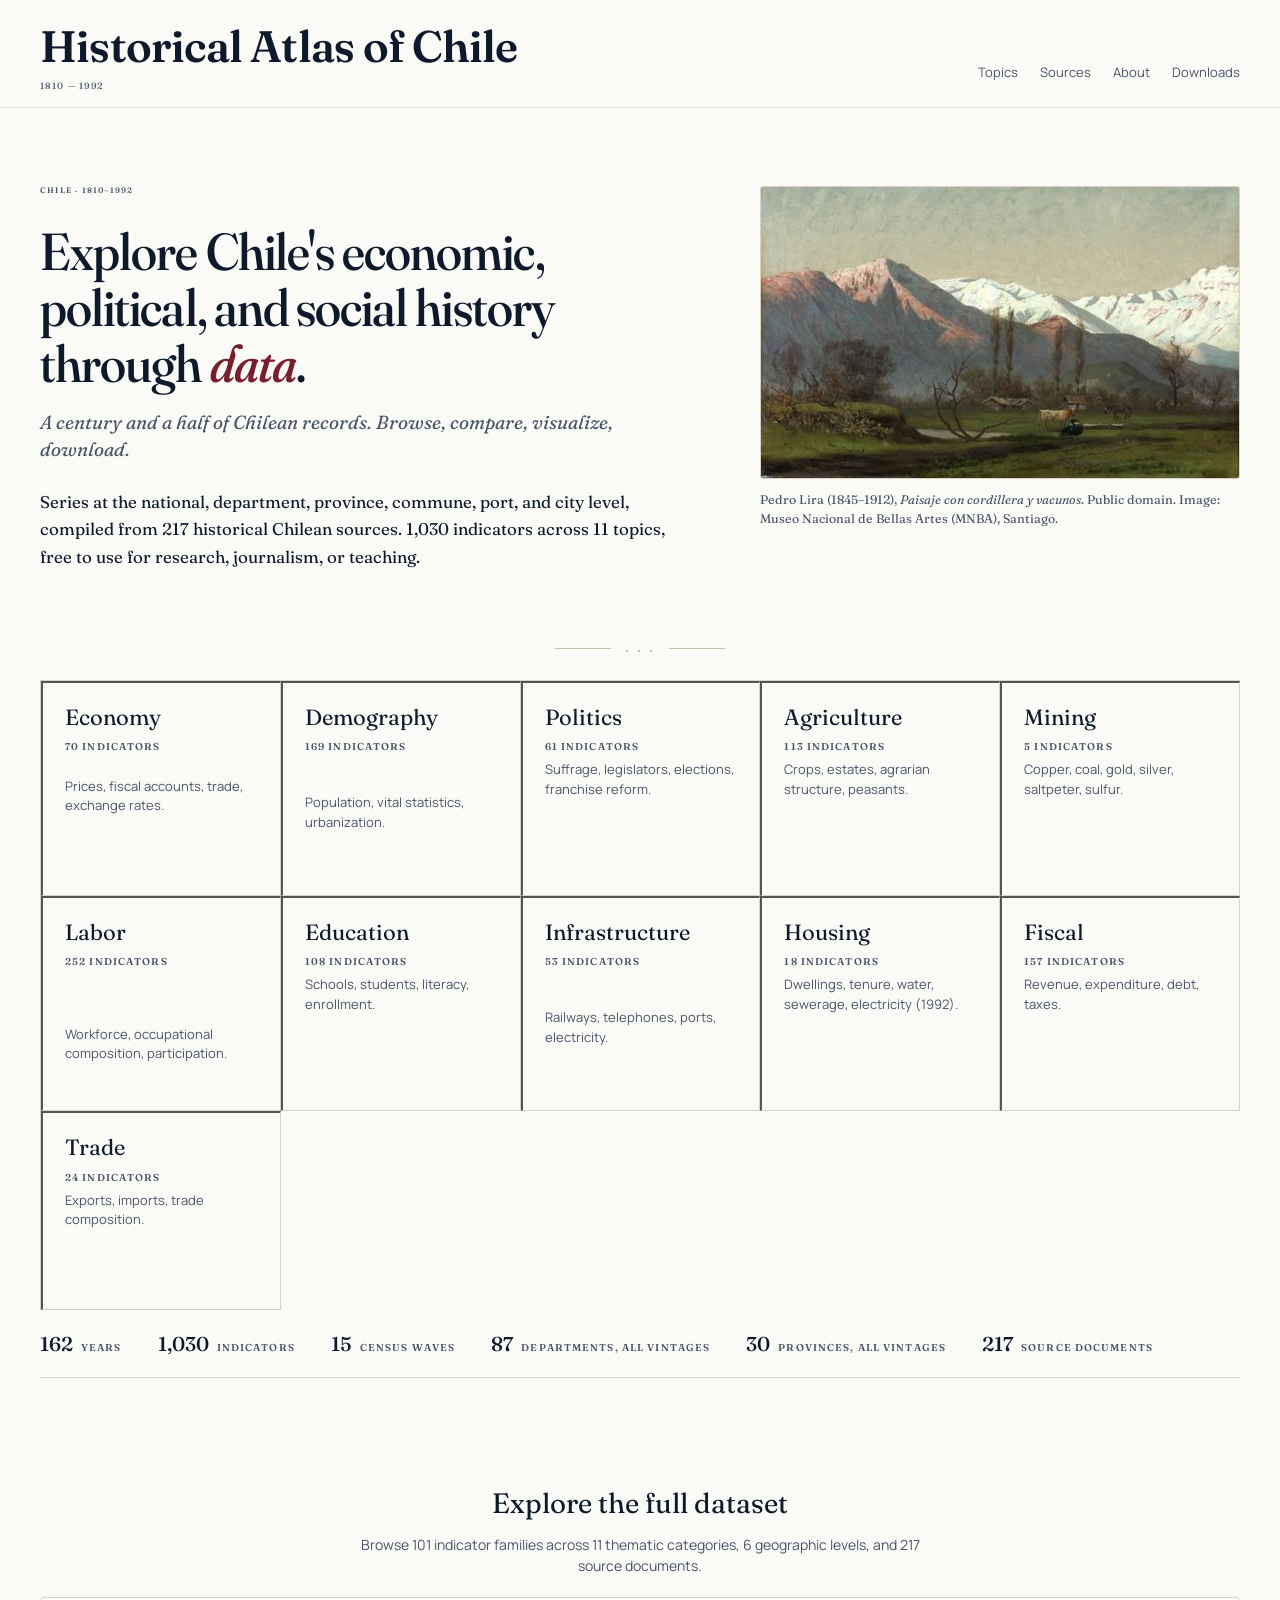
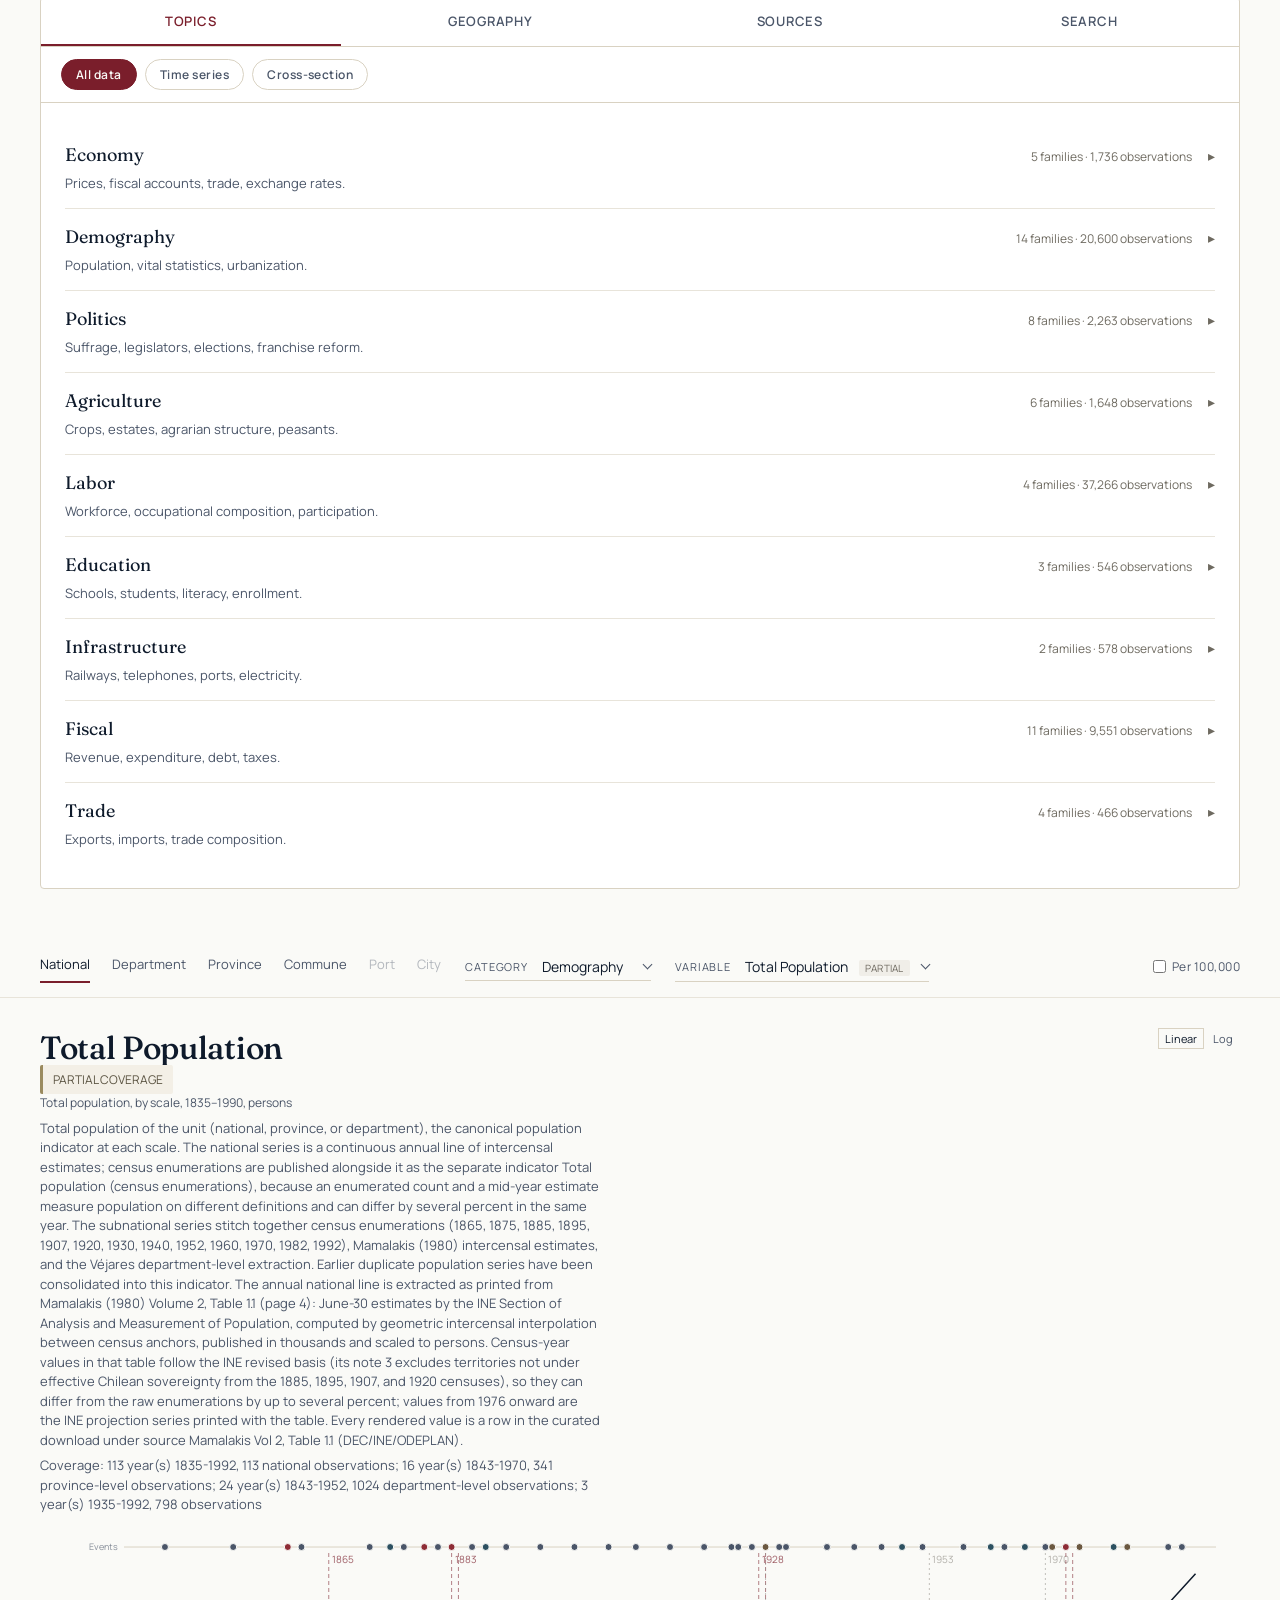
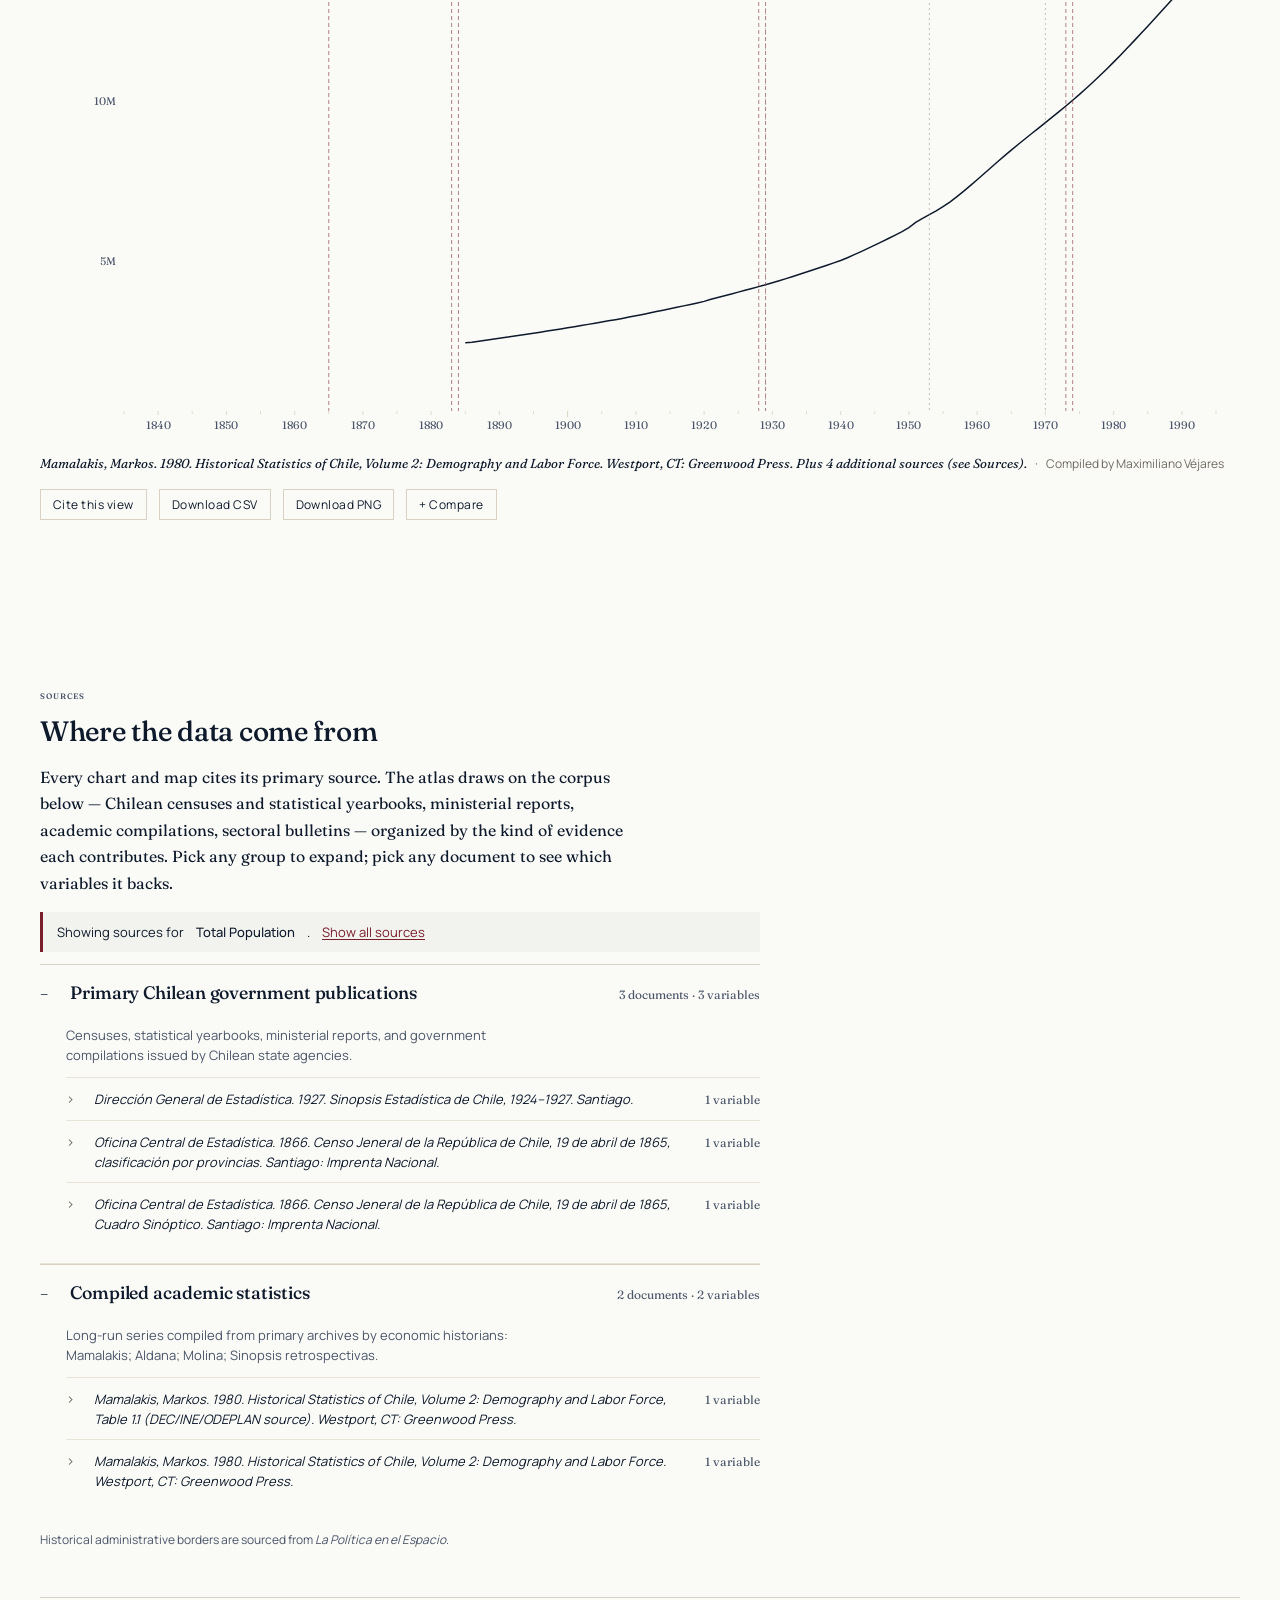
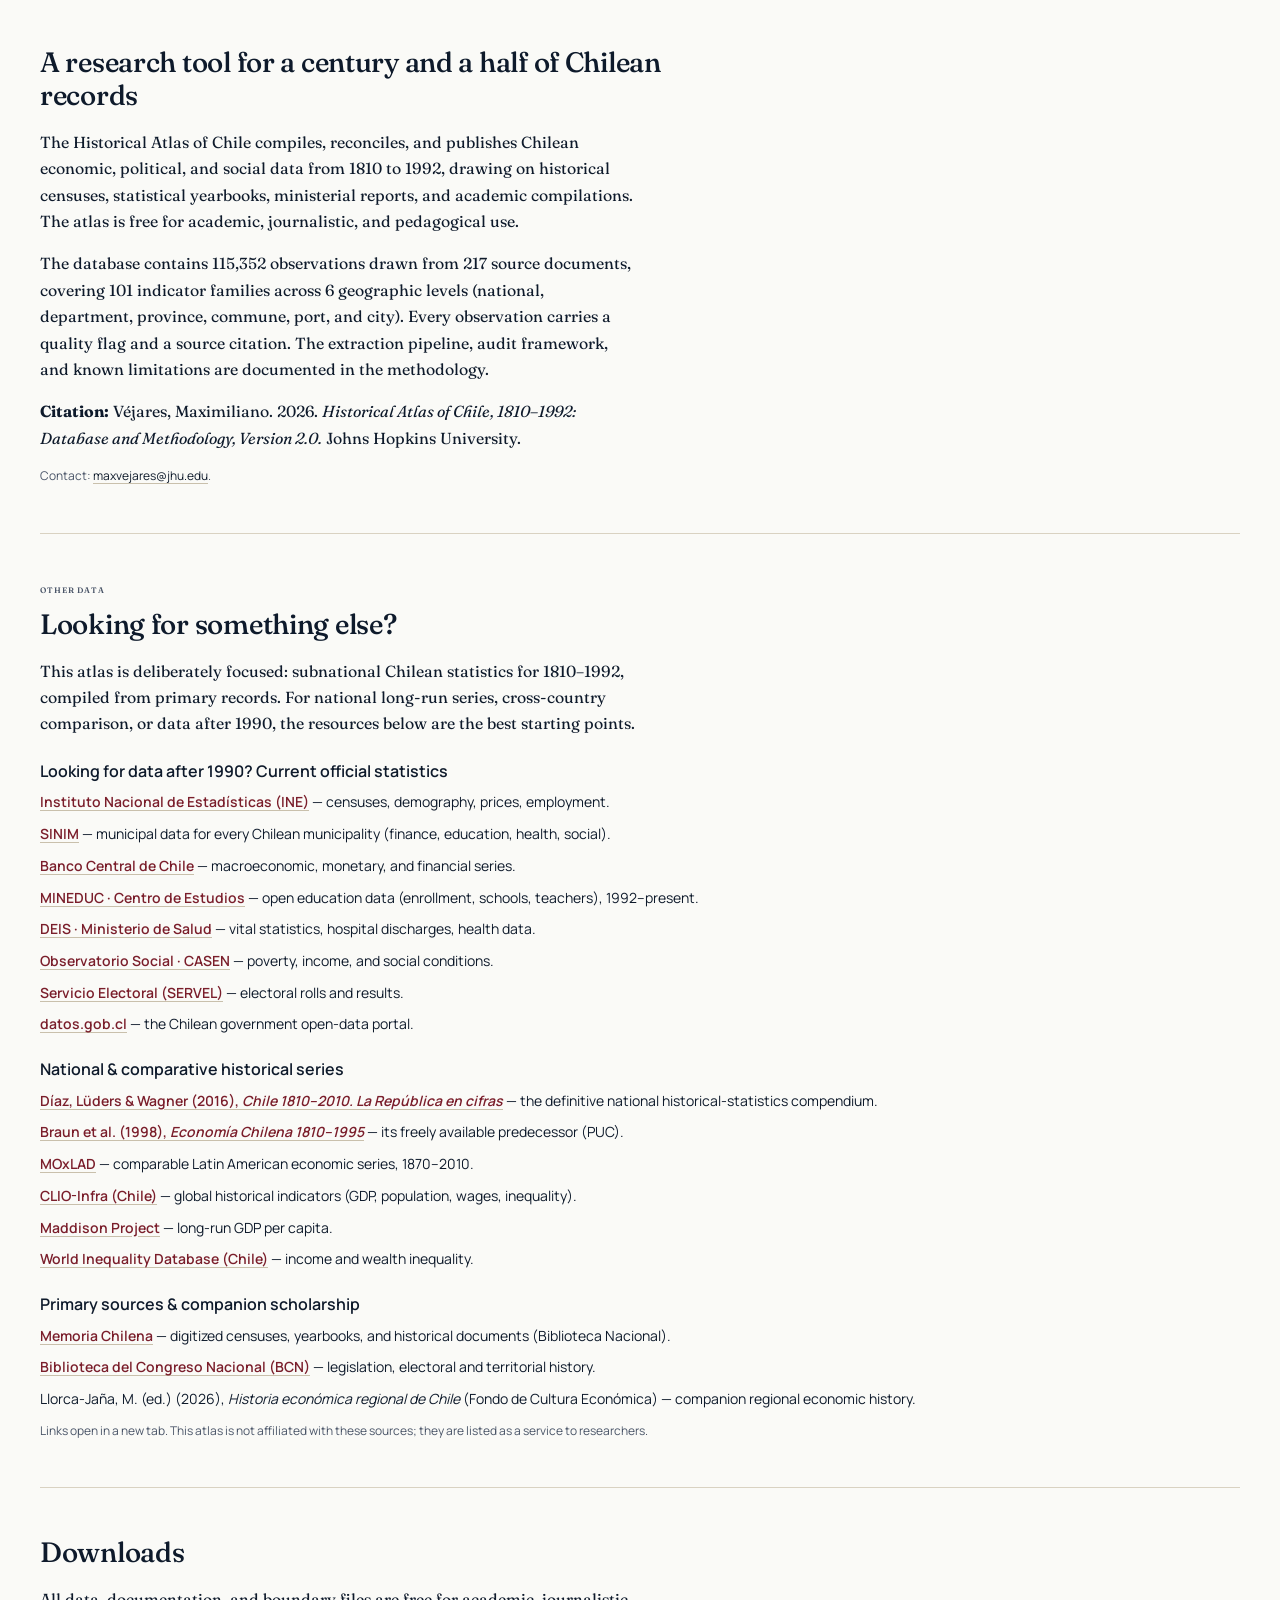
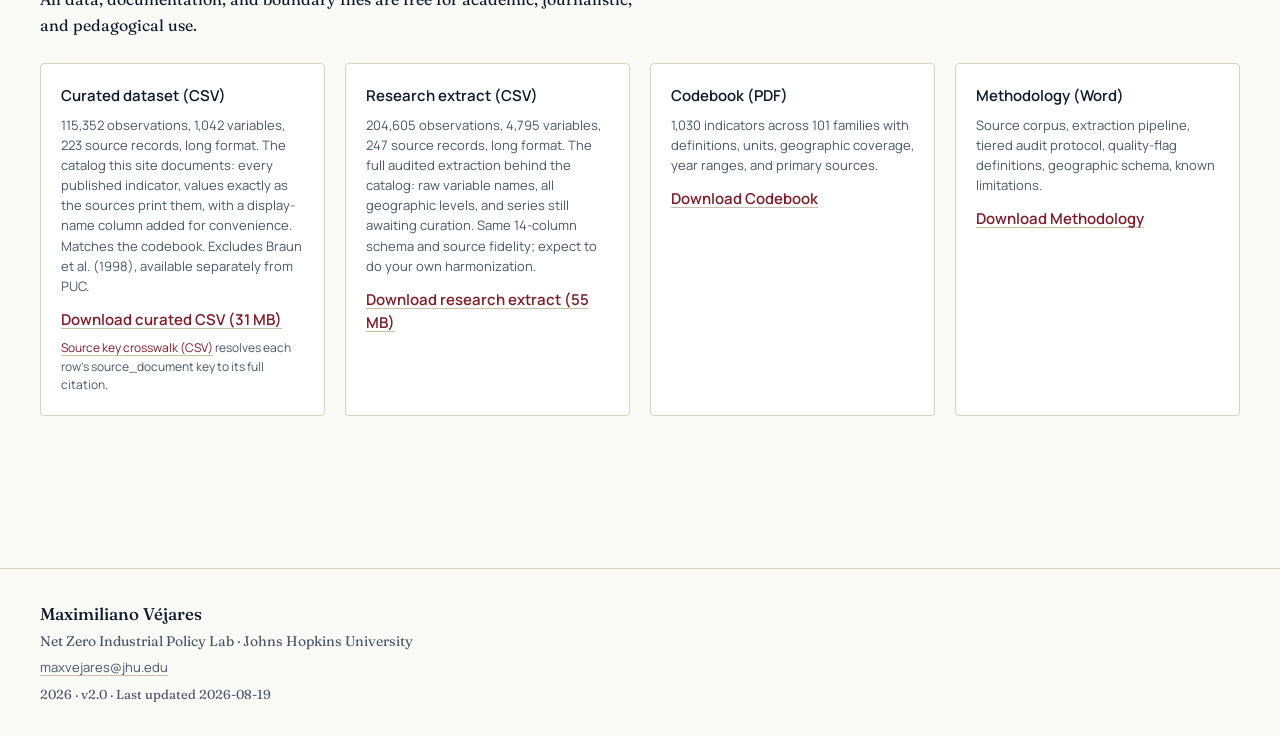
<file: index.html>
<!DOCTYPE html>
<html lang="en">
<head>
  <meta charset="utf-8">
  <title>Historical Atlas of Chile</title>
  <meta http-equiv="refresh" content="0; url=historical_atlas_of_chile.html">
  <link rel="canonical" href="historical_atlas_of_chile.html">
  <script>location.replace('historical_atlas_of_chile.html');</script>
</head>
<body>
  <p>Loading the <a href="historical_atlas_of_chile.html">Historical Atlas of Chile</a>&hellip;</p>
</body>
</html>
</file>
